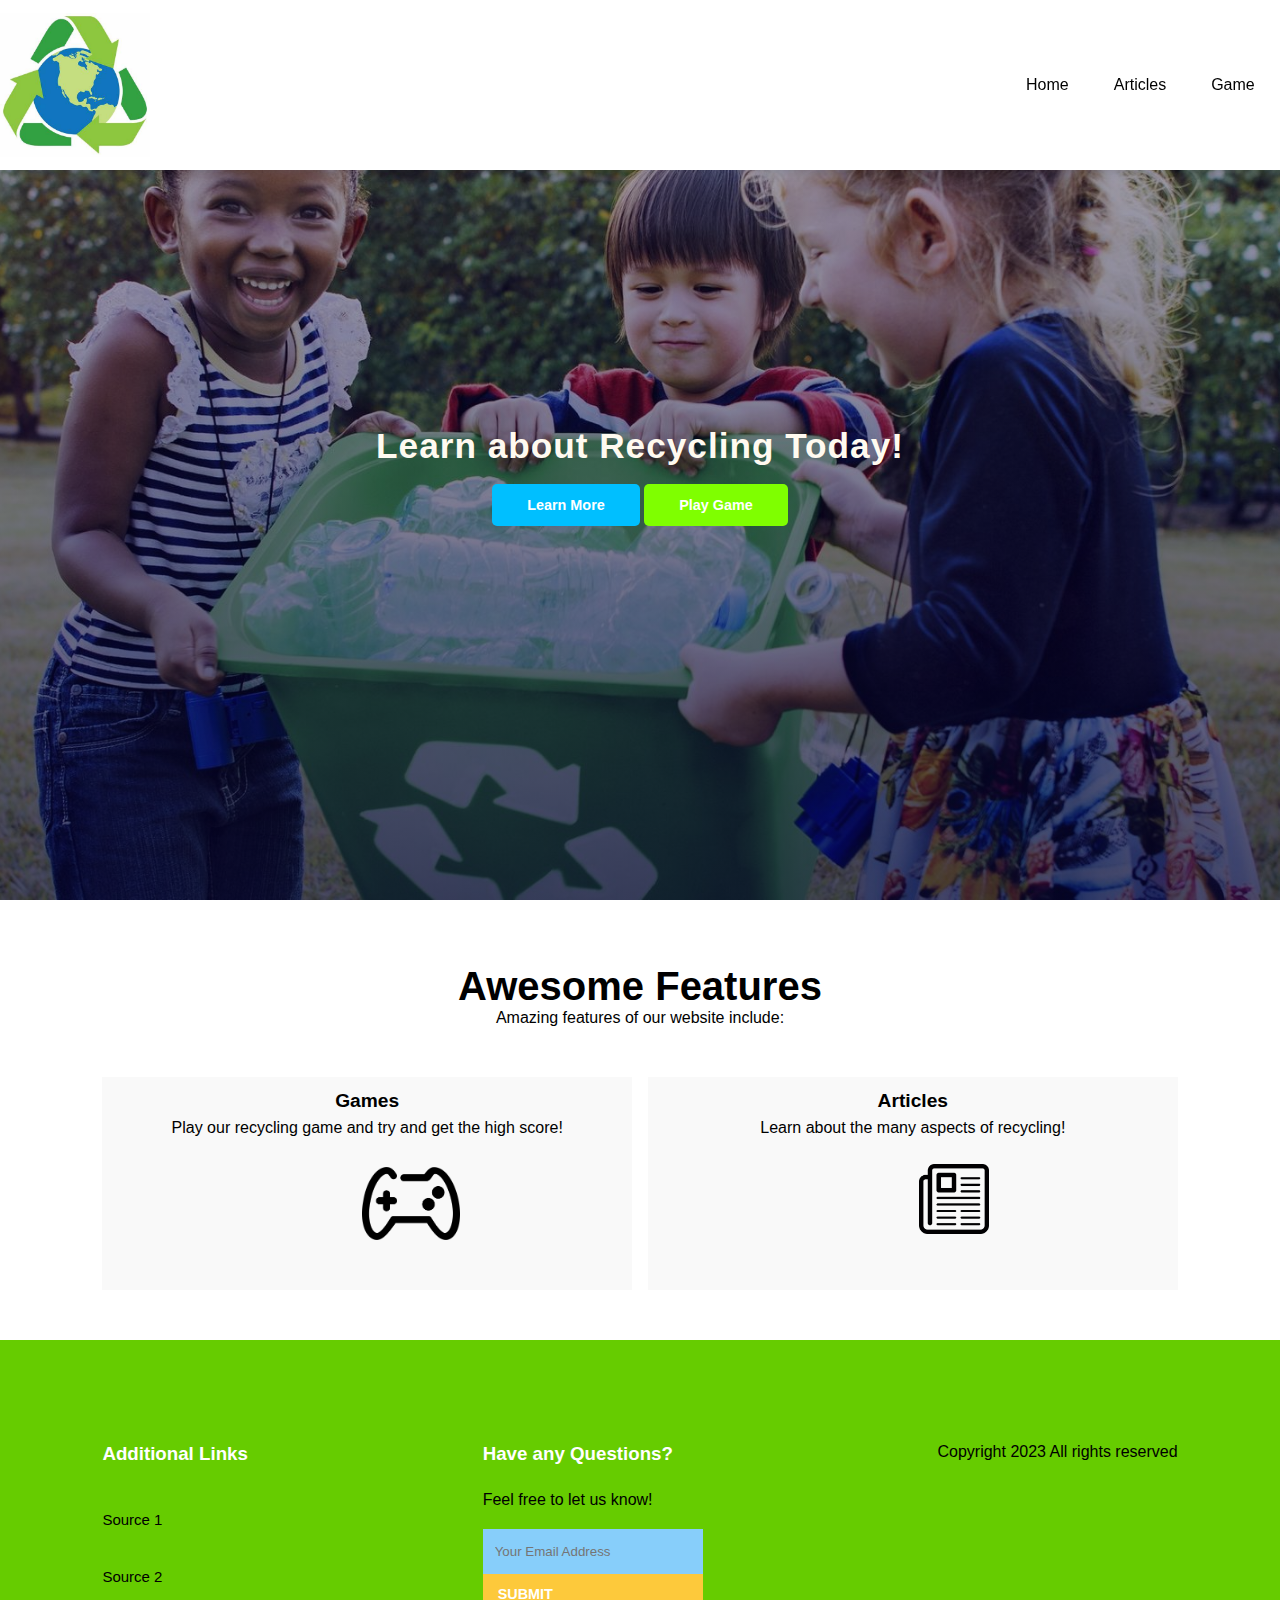
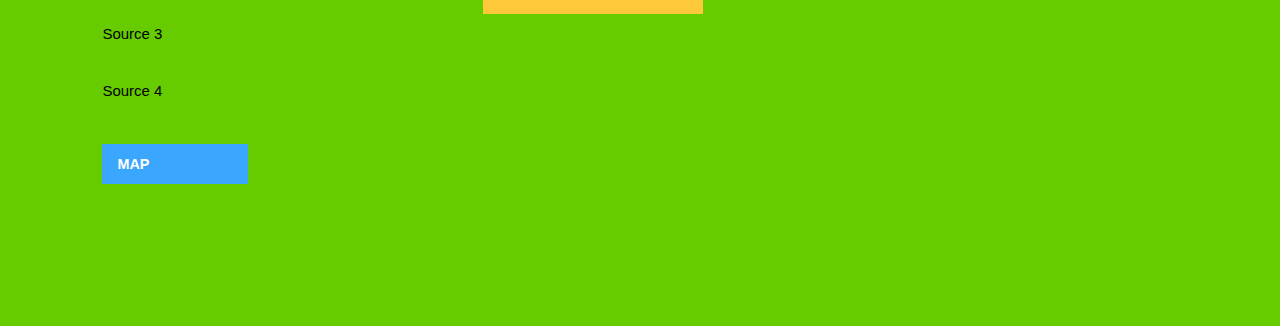
<file: index.html>
<!DOCTYPE html>
<html lang="en">

<head>
    <meta charset="UTF-8">
    <meta http-equiv="X-UA-Compatible" content="IE=edge">
    <meta name="viewport" content="with=device-with, initial-scale=1.0">
    <title>Recycling Guide</title>
    <link rel="stylesheet" href="styles.css">
    <link rel="preconnect" href="https://fonts.googleapis.com">
    <link rel="preconnect" href="https://fonts.gstatic.com" crossorigin>
    <link href="https://fonts.googleapis.com/css2?family=Arimo&display=swap" rel="stylesheet">
    <!-- This example uses <i> element with: 
1. the `fa-solid` style class for solid style
2. the `user` icon with the `fa-` prefix -->
<i class="fa-solid fa-user"></i>

<!-- Or you can use a <span> element, with classes applied in the same way -->
<span class="fa-solid fa-user"></span>
</head>

<body>

    <!--Navigation-->
    <nav>
        <img src="images/Recylce logo.jpeg" alt="">
        <div class="navigation">
            <ul>
                <li><a href="index.html">Home</a></li>
                <li><a href="articles.html">Articles</a></li>
                <li><a href="game.html">Game</a></li>
            </ul>
        </div>
    </nav>

    <!-- Home -->

    <section id="Home">
        <h2>Learn about Recycling Today!</h2>
        <div class="btn">
            <a class="blue", a href="articles.html">Learn More</a>
            <a class="green", a href="game.html">Play Game</a>
        </div>
    </section>

    <!--Features-->

    <section id="features">
        <h1>Awesome Features</h1>
        <p>Amazing features of our website include: </p>
        <div class="fea-base">
            <div class="fea-box">
                <i class="fa-solid fa-gamepad-modern"></i>
                <h3>Games</h3>
                <p>Play our recycling game and try and get the high score!</p>
                <div class="game-img">
                    <img src="images/game.png.crdownload">
                </div>
            </div>
            <div class="fea-box">
                <i class="fa-solid fa-gamepad-modern"></i>
                <h3>Articles</h3>
                <p>Learn about the many aspects of recycling!</p>
                <div class="art-img">
                    <img src="images/article.png">
                </div>
            </div>
        </div>
    </section>

<!-----Footer-------->
<footer>
    <div class="footer-col">
            <h3>Additional Links</h3>
            <a href="https://www.colorado.edu/ecenter/2022/04/26/debunking-recycling-myths">Source 1</a>
            <a href="https://www.epa.gov/recycle">Source 2</a>
            <a href="https://www.epa.gov/recycle/how-do-i-recycle-common-recyclables">Source 3</a>
            <a href="https://apps.npr.org/plastics-recycling/">Source 4</a>
         <div class="map-btn">
            <a class="blue" href="https://www.google.com/maps">MAP</a>
         </div>
    </div>
    <div class="footer-col">
        <h3>Have any Questions?</h3>
        <p>Feel free to let us know!</p>
        <div class="subscribe">
            <input type="text" name="" placeholder="Your Email Address" id="">
            <a class="yellow" href="#">SUBMIT</a>
        </div>
    </div>

    <div class="copyright">
        <p>Copyright 2023 All rights reserved</p>
        <div class="pro-links"></div>
    </div>
</footer>
</body>
</html>
</file>
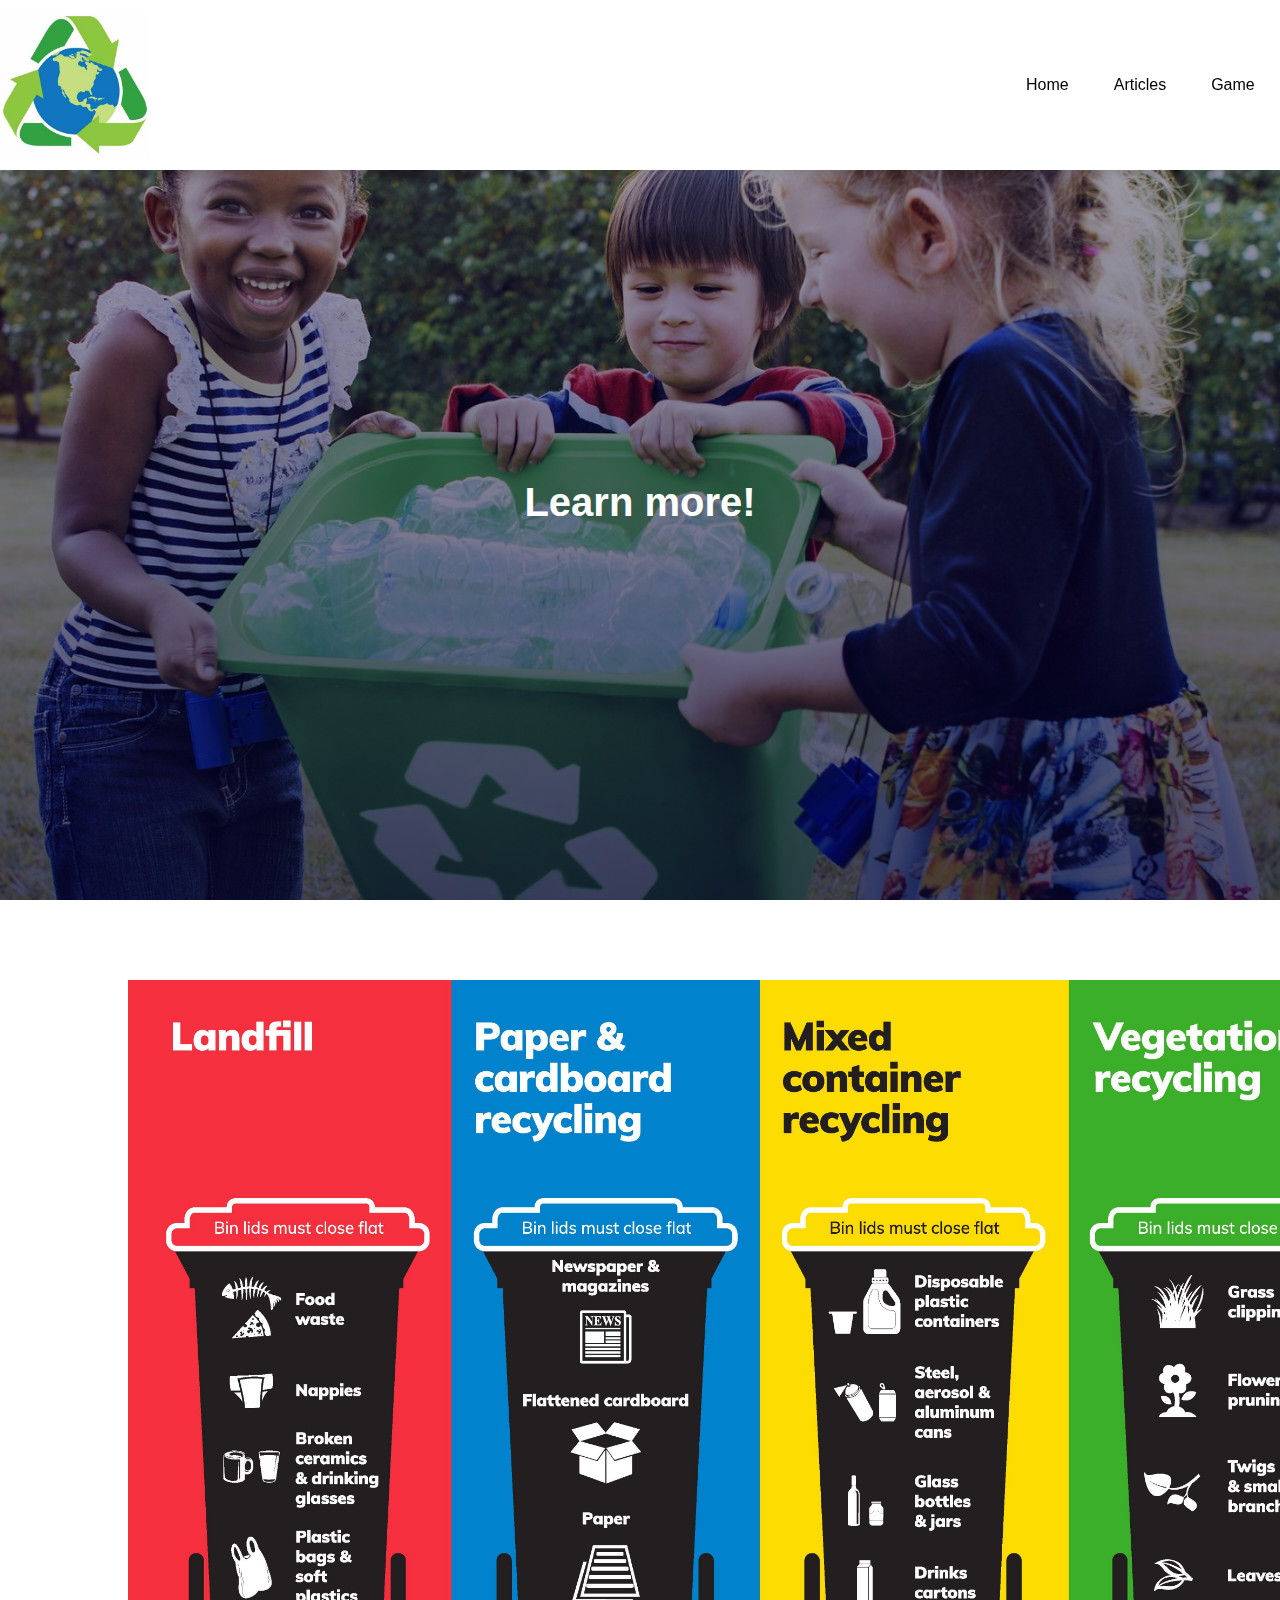
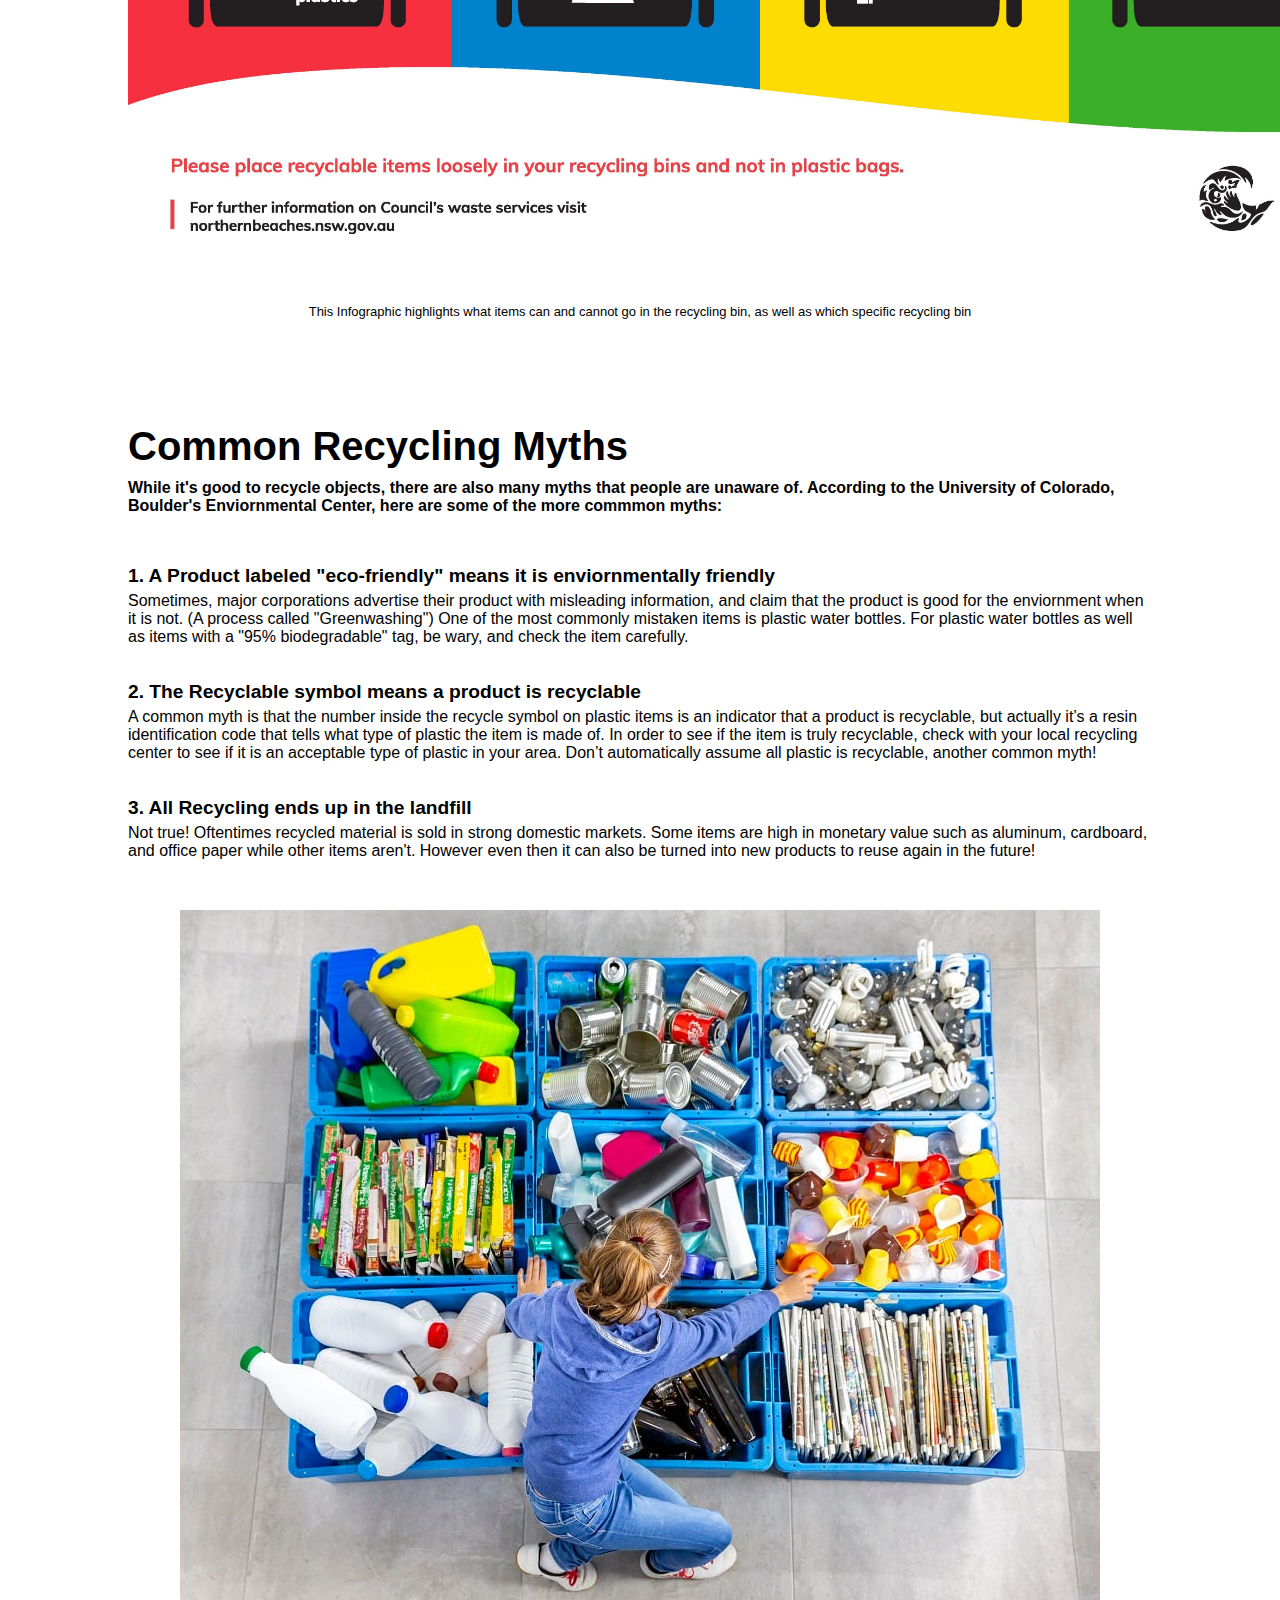
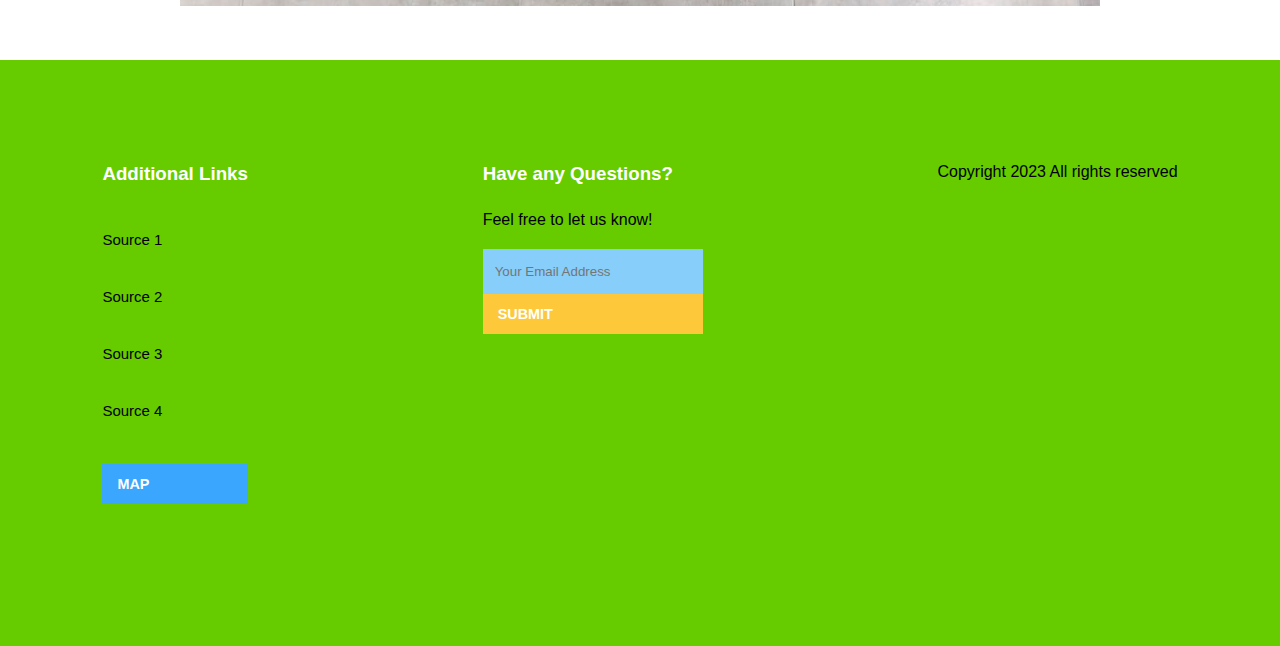
<file: articles.html>
<!DOCTYPE html>
<html lang="en">

<head>
    <meta charset="UTF-8">
    <meta http-equiv="X-UA-Compatible" content="IE=edge">
    <meta name="viewport" content="with=device-with, initial-scale=1.0">
    <title>Recycling Guide</title>
    <link rel="stylesheet" href="styles.css">
    <link rel="preconnect" href="https://fonts.googleapis.com">
    <link rel="preconnect" href="https://fonts.gstatic.com" crossorigin>
    <link href="https://fonts.googleapis.com/css2?family=Arimo&display=swap" rel="stylesheet">
    <!-- This example uses <i> element with: 
1. the `fa-solid` style class for solid style
2. the `user` icon with the `fa-` prefix -->
<i class="fa-solid fa-user"></i>

<!-- Or you can use a <span> element, with classes applied in the same way -->
<span class="fa-solid fa-user"></span>
</head>
<nav>
    <img src="images/Recylce logo.jpeg" alt="">
    <div class="navigation">
        <ul>
            <li><a href="index.html">Home</a></li>
            <li><a href="articles.html">Articles</a></li>
            <li><a href="game.html">Game</a></li>
        </ul>
    </div>
</nav>

<section id="Articles">
    <h1>Learn more!</h1>
    </div>
</section>

<!-------Content-->

<section class="articles-content">
    <div class="content-img">
        <img src="images/recyclinginfo2.jpg">
    </div>
    <div class="content-cap">
        <p>This Infographic highlights what items can and cannot go in the recycling bin, as well as which specific recycling bin</p>
    </div>
    <div class="content-myth">
        <h1>Common Recycling Myths</h1>
        <h2>While it's good to recycle objects, there are also many myths that people are unaware of. According to the University of Colorado, Boulder's Enviornmental Center, here are some of the more commmon myths:</h2>
            <h3>1. A Product labeled "eco-friendly" means it is enviornmentally friendly</h3>
            <p>Sometimes, major corporations advertise their product with misleading information, and claim that the product is good for the enviornment when it is not. (A process called "Greenwashing") One of the most commonly mistaken items is plastic water bottles. For plastic water bottles as well as items with  a "95% biodegradable" tag, be wary, and check the item carefully.</p>
            <h4>2. The Recyclable symbol means a product is recyclable</h4>
            <p>A common myth is that the number inside the recycle symbol on plastic items is an indicator that a product is recyclable, but actually it’s a resin identification code that tells what type of plastic the item is made of. In order to see if the item is truly recyclable, check with your local recycling center to see if it is an acceptable type of plastic in your area. Don’t automatically assume all plastic is recyclable, another common myth!</p>
            <h5>3. All Recycling ends up in the landfill</h5>
            <p>Not true! Oftentimes recycled material is sold in strong domestic markets. Some items are high in monetary value such as aluminum, cardboard, and office paper while other items aren't. However even then it can also be turned into new products to reuse again in the future!</p>
    </div>
    <div class="myth-img">
        <img src="images/recycling image 3.jpg">
    </div>
</section>

<!-----Footer-------->
<footer>
    <div class="footer-col">
            <h3>Additional Links</h3>
            <a href="https://www.colorado.edu/ecenter/2022/04/26/debunking-recycling-myths">Source 1</a>
            <a href="https://www.epa.gov/recycle">Source 2</a>
            <a href="https://www.epa.gov/recycle/how-do-i-recycle-common-recyclables">Source 3</a>
            <a href="https://apps.npr.org/plastics-recycling/">Source 4</a>
         <div class="map-btn">
            <a class="blue" href="https://www.google.com/maps">MAP</a>
         </div>
    </div>
    <div class="footer-col">
        <h3>Have any Questions?</h3>
        <p>Feel free to let us know!</p>
        <div class="subscribe">
            <input type="text" name="" placeholder="Your Email Address" id="">
            <a class="yellow" href="#">SUBMIT</a>
        </div>
    </div>

    <div class="copyright">
        <p>Copyright 2023 All rights reserved</p>
        <div class="pro-links"></div>
    </div>
</footer>

<body>
</file>
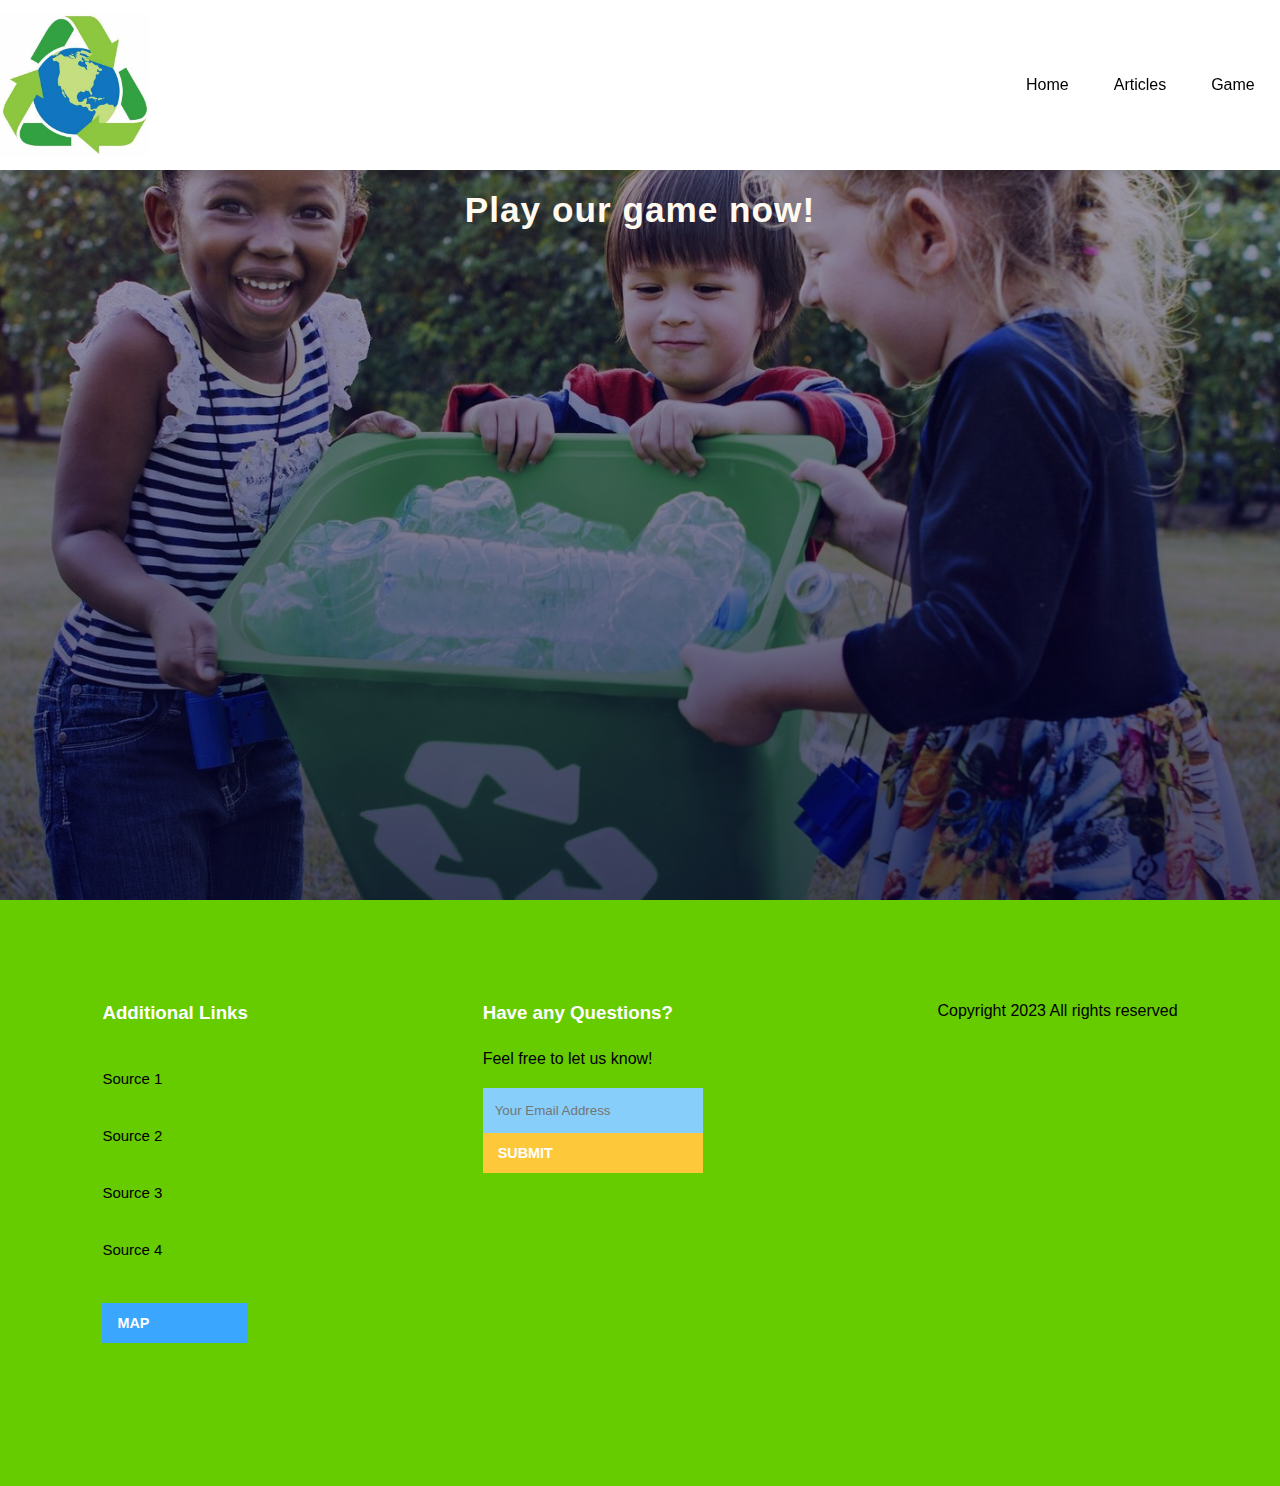
<file: game.html>
<!DOCTYPE html>
<html lang="en">

<head>
    <meta charset="UTF-8">
    <meta http-equiv="X-UA-Compatible" content="IE=edge">
    <meta name="viewport" content="with=device-with, initial-scale=1.0">
    <title>Recycling Guide</title>
    <link rel="stylesheet" href="styles.css">
    <link rel="preconnect" href="https://fonts.googleapis.com">
    <link rel="preconnect" href="https://fonts.gstatic.com" crossorigin>
    <link href="https://fonts.googleapis.com/css2?family=Arimo&display=swap" rel="stylesheet">
    <!-- This example uses <i> element with: 
1. the `fa-solid` style class for solid style
2. the `user` icon with the `fa-` prefix -->
<i class="fa-solid fa-user"></i>

<!-- Or you can use a <span> element, with classes applied in the same way -->
<span class="fa-solid fa-user"></span>
</head>

<body>

    <nav>
        <img src="images/Recylce logo.jpeg" alt="">
        <div class="navigation">
            <ul>
                <li><a href="index.html">Home</a></li>
                <li><a href="articles.html">Articles</a></li>
                <li><a href="game.html">Game</a></li>
            </ul>
        </div>
    </nav>

    <!--Home-->

    <section id="Game_Title">
        <h1>Play our game now!</h1>
        <p>
            <iframe src="https://scratch.mit.edu/projects/836777236/embed" allowtransparency="true" width="485" height="402" frameborder="0" scrolling="no" allowfullscreen></iframe>
        </p>
    </section>

  <!-----Footer-------->
  <footer>
    <div class="footer-col">
            <h3>Additional Links</h3>
            <a href="https://www.colorado.edu/ecenter/2022/04/26/debunking-recycling-myths">Source 1</a>
            <a href="https://www.epa.gov/recycle">Source 2</a>
            <a href="https://www.epa.gov/recycle/how-do-i-recycle-common-recyclables">Source 3</a>
            <a href="https://apps.npr.org/plastics-recycling/">Source 4</a>
         <div class="map-btn">
            <a class="blue" href="https://www.google.com/maps">MAP</a>
         </div>
    </div>
    <div class="footer-col">
        <h3>Have any Questions?</h3>
        <p>Feel free to let us know!</p>
        <div class="subscribe">
            <input type="text" name="" placeholder="Your Email Address" id="">
            <a class="yellow" href="#">SUBMIT</a>
        </div>
    </div>

    <div class="copyright">
        <p>Copyright 2023 All rights reserved</p>
        <div class="pro-links"></div>
    </div>
</footer>

</body>
</file>
<file: styles.css>
@import url('https://fonts.googleapis.com/css2?family=Arimo&display=swap');
* {
    margin: 0;
    padding: 0;
    box-sizing: border-box;
}

body{
    font-family: 'Poppins', sans-serif;
}

/*Global Tags */

h1{
    font-size: 2.5rem;
    font-weight: 700;
    color: black;
}

span{
    font-size: .9rem;
    color: antiquewhite;
}

h6{
    font-size: 1.1rem;
    color: black;
}

/*Navigation */

nav{
    position: fixed;
    width: 100%;
    background-color: #fff;
    display: flex;
    flex-direction: row;
    justify-content: space-between;
    align-items: center;
    padding: 1vw 0.02vw;
    box-shadow: 2px 2px 10px rgb(0,0,0,0.15);
}

nav img{
    width: 150px;
    cursor: pointer;
}

nav .navigation ul{
    display: flex;
    justify-content: flex-end;
    align-items: center;
}

nav .navigation ul li{
    list-style: none;
    margin-left: 20px;
    margin-right: 25px;
}

nav .navigation ul li a{
    text-decoration: none;
    color: rgb(0, 0, 0);
    font-size: 16px;
    font-weight: 500;
    transition: 0.3s ease;
}

nav .navigation ul li a:hover{
    color: chartreuse;
}

/*Home */

#Home{
    background-image: linear-gradient(rgba(9, 5, 54, 0.3), rgba(5,4,46,0.7)), url("images/backpage.jpg");
    width: 100%;
    height: 100vh;
    background-size: cover;
    background-position: center;
    display: flex;
    flex-direction: column;
    justify-content: center;
    align-items: center;
    text-align: center;
    padding-top: 40px;
}

#Home h2{
    color: floralwhite;
    font-size: 2.2rem;
    letter-spacing: 1px;
}

#Home p {
    width: 50%;
    color: floralwhite;
    font-size: 0.9rem;
    line-height: 25px;
}

#Home .btn{
    margin-top: 30px;
    color: chartreuse;
}

#Home a{
    text-decoration: none;
    font-size: 0.9rem;
    padding: 13px 35px;
    background-color: #fff;
    font-weight: 600;
    border-radius: 5px;
}

#Home a.green{
    color: white;
    background: rgb(127,255,0);
    transition: 0.3s ease;
    
}

#Home a.green:hover {
    color: chartreuse;
    background: #fff;
}

#Home a.blue{
    color: white;
    background: rgb(0,191,255);
    transition: 0.3s ease;
    
}

#Home a.blue:hover {
    color: deepskyblue;
    background: #fff;
}

/*features*/

#features{
    padding: 5vw 8vw 0 8vw;
    text-align: center;
}

#features .fea-base{
    display: grid;
    grid-template-columns: repeat(auto-fit, minmax(320px, 1fr));
    grid-gap: 1rem;
    margin-top: 50px;
    margin-bottom: 50px;
}

#features .fea-box{
    background: #f9f9f9;
    text-align: start;
    padding-bottom: 50px;
}

#features .fea-box i{
    font-size: 2.3rem;
    color: black;
}

#features .fea-box h3{
    font-size: 1.2rem;
    font-weight: 600;
    color: black;
    padding: 13px 0 7px 0;
    text-align: center;
}

#features .fea-box p{
    font-size: 1rem;
    font-weight: 400;
    color: black;
    text-align: center;
    padding-bottom: 25px;
}

#features .game-img{
    zoom: 10%;
    padding-top: 50px;
    align-self: center;
    padding-left: 2600px;
}

#features .art-img{
    zoom: 3.5%;
    padding-top: 50px;
    align-self: center;
    padding-left: 7750px;
}

/*footer*/

footer{
    padding: 8vw;
    background-color: rgb(102, 204, 0);
    display: flex;
    justify-content: space-between;
    align-items: flex-start;
    flex-wrap: wrap;
}

footer .footer-col{
    padding-bottom: 40px;
}

footer h3{
    color: #fff;
    font-weight: 600;
    padding-bottom: 26px;
}

footer a{
    list-style: none;
    color: black;
    padding: 20px 0;
    font-size: 15px;
    cursor: pointer;
    transition: 0.3s ease;
    display: flex;
    text-decoration: none;
}

footer a:hover{
    color: #fff;
}

footer p{
    color: black;
    list-style: none;
}

footer .subscribe{
    margin-top: 20px;
}

footer input{
    width: 220px;
    padding: 15px 12px;
    background: lightskyblue;
    border: none;
    outline: none;
    color: #fff;
}

footer .subscribe a{
    text-decoration: none;
    font-size: 0.9rem;
    padding: 12px 15px;
    background-color: #fff;
    font-weight: 600;
}

footer .subscribe a.yellow{
    color: #fff;
    background: #fdc93b;
    transition: 0.3s ease;
}

footer .subscribe a.yellow:hover{
    color: chartreuse;
    background: #fff;
}

footer .map-btn{
    margin-top: 25px;
    text-align: center;
}

footer .map-btn a{
    text-decoration: none;
    font-size: 0.9rem;
    padding: 12px 15px;
    background-color: #fff;
    font-weight: 600;
    text-align: center;
}

footer .map-btn a.blue{
    color: #fff;
    background: #3ba6fd;
    transition: 0.3s ease;
    text-align: center;
}

footer .map-btn a.blue:hover{
    color: chartreuse;
    background: #fff;
}





/*Game*/

#Game_Title{
    background-image: linear-gradient(rgba(9, 5, 54, 0.3), rgba(5,4,46,0.7)), url("images/backpage.jpg");
    width: 100%;
    height: 100vh;
    background-size: cover;
    background-position: center;
    display: flex;
    flex-direction: column;
    justify-content: center;
    align-items: center;
    text-align: center;
    padding-top: 40px;
}

#Game_Title h1{
    color: floralwhite;
    font-size: 2.2rem;
    letter-spacing: 1px;
    padding-top: 150px;

}

#Game_Title p{
    width: 100%;
    height: 100%;
    padding: 25px;
    align-items: center;
}

/*Articles*/

#Articles{
    background-image: linear-gradient(rgba(9, 5, 54, 0.3), rgba(5,4,46,0.7)), url("images/backpage.jpg");
    width: 100%;
    height: 100vh;
    background-size: cover;
    background-position: center;
    display: flex;
    flex-direction: column;
    justify-content: center;
    align-items: center;
    text-align: center;
    padding-top: 40px;
    padding-bottom: 10px;
}

#Articles h1{
    color: #fff;
    padding-top: 75px;
    text-align: center;
}

.articles-content{
    width: 80%;
    margin: auto;
    padding-top: 80px;
    padding-bottom: 50px;
}

.content-cap{
    flex-basis: 48%;
    padding: 30px 2px;
}

.content-cap p{
    text-align: center;
    font-size: small;
    padding: 0px;
}

.content-img{
    width: 50%;
    height: 50%;
    zoom: 27%;
    align-items: center;
}

.content-myth{
    padding-top: 75px;
}

.content-myth h2{
    padding-top: 10px;
    font-size: medium;
}

.content-myth h3{
    padding-top: 50px;
    font-size: larger;
}

.content-myth p{
    padding-top: 5px;
    font-size: medium;
}

.content-myth h4{
    padding-top: 35px;
    font-size: larger;
}

.content-myth h5{
    padding-top: 35px;
    font-size: larger;
}

.myth-img{
    padding-top: 50px;
    text-align: center;
}

@media (max-width:475px) {
    
}
</file>
